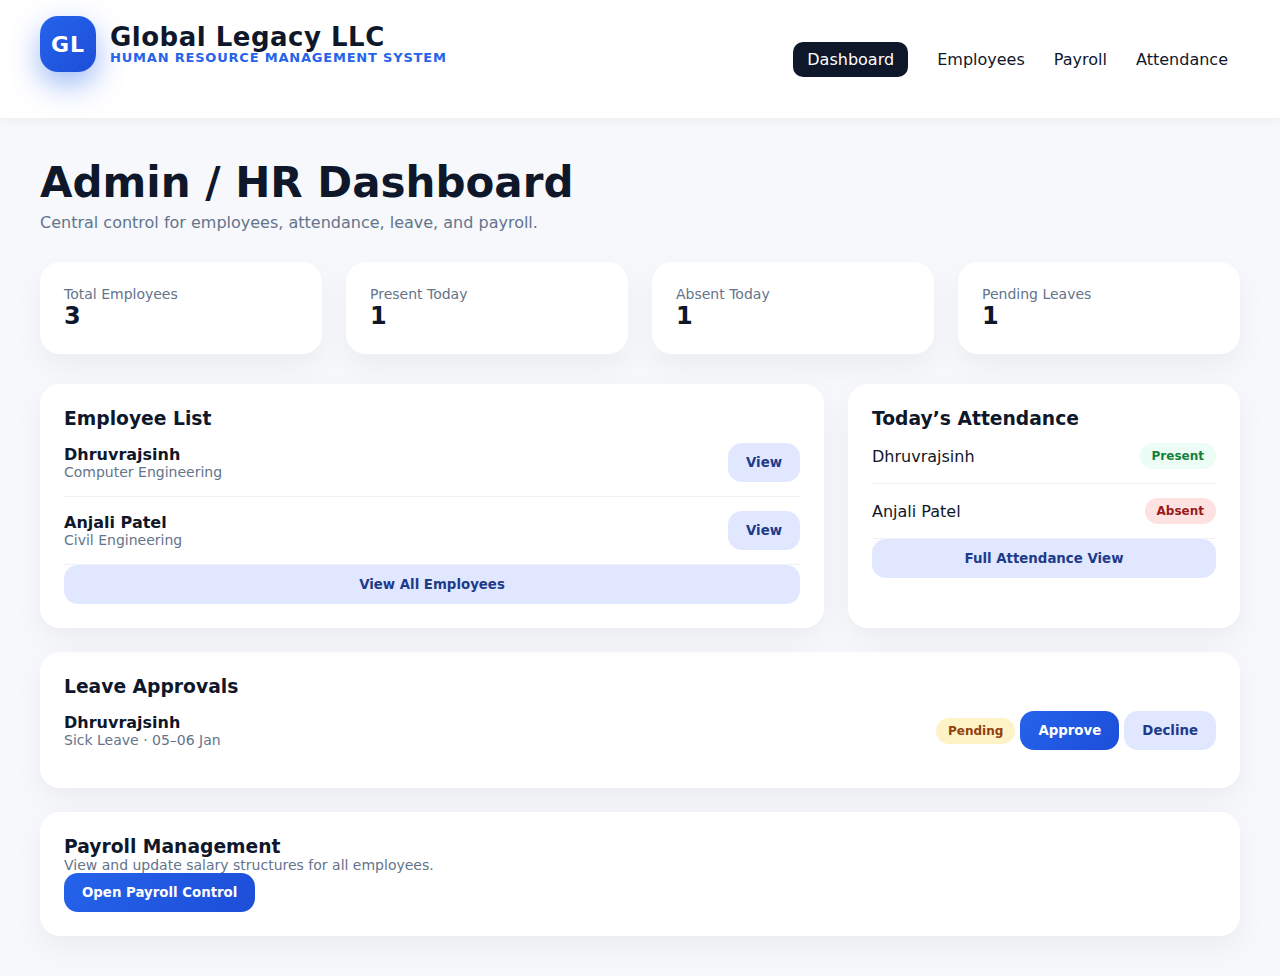
<file: frontend/admin-dashboard.html>
<!DOCTYPE html>
<html lang="en">
<head>
<meta charset="UTF-8">
<title>Admin Dashboard | HRMS</title>

<style>
*{
  margin:0;
  padding:0;
  box-sizing:border-box;
  font-family:Inter,system-ui,sans-serif;
}
body{
  background:#f6f8fb;
  color:#0f172a;
}

/* ===== TOP BAR ===== */
.topbar{
  display:flex;
  justify-content:space-between;
  align-items:center;
  padding:16px 40px;
  background:#fff;
  box-shadow:0 2px 10px rgba(0,0,0,.05);
}
.brand{
  font-weight:700;
  font-size:18px;
}
nav a{
  margin:0 12px;
  cursor:pointer;
  font-weight:500;
}
nav .active{
  background:#0f172a;
  color:#fff;
  padding:8px 14px;
  border-radius:10px;
}
/* ===== BRAND STYLING ===== */
.brand{
  display:flex;
  align-items:center;
  gap:12px;
  font-weight:700;
  font-size:16px;
  color:#0f172a;
}

/* Blue icon badge (same as buttons) */
.brand-icon{
  background:linear-gradient(135deg,#2563eb,#1d4ed8);
  color:#ffffff;
  width:36px;
  height:36px;
  display:flex;
  align-items:center;
  justify-content:center;
  border-radius:12px;
  font-size:14px;
  font-weight:800;
  box-shadow:0 6px 16px rgba(37,99,235,0.4);
  letter-spacing:0.5px;
}

/* ===== LAYOUT ===== */
.container{padding:40px;}
.header{margin-bottom:30px;}
.title{font-size:42px;font-weight:700;}
.subtitle{margin-top:6px;color:#64748b;}

/* ===== GRID ===== */
.grid-4{
  display:grid;
  grid-template-columns:repeat(4,1fr);
  gap:24px;
  margin-bottom:30px;
}
.grid-2{
  display:grid;
  grid-template-columns:2fr 1fr;
  gap:24px;
}

/* ===== CARD ===== */
.card{
  background:#fff;
  padding:24px;
  border-radius:20px;
  box-shadow:0 12px 30px rgba(0,0,0,.05);
}
.muted{
  color:#64748b;
  font-size:14px;
}
.company-brand{
  display:flex;
  align-items:center;
  gap:14px;
  justify-content:center;
  margin-bottom:30px;
}

/* Logo circle */
.logo-badge{
  width:56px;
  height:56px;
  border-radius:18px;
  background:linear-gradient(135deg,#2563eb,#1d4ed8);
  color:#fff;
  display:flex;
  align-items:center;
  justify-content:center;
  font-size:22px;
  font-weight:900;
  letter-spacing:1px;
  box-shadow:0 12px 30px rgba(37,99,235,.45);
}

/* Text container */
.brand-text{
  display:flex;
  flex-direction:column;
  line-height:1.1;
}

/* Company name */
.brand-name{
  font-size:26px;
  font-weight:900;
  color:#0f172a;
  letter-spacing:.5px;
}

/* Tagline */
.brand-tagline{
  font-size:13px;
  font-weight:600;
  color:#2563eb;
  letter-spacing:.8px;
  text-transform:uppercase;
}

/* ===== LIST ===== */
.item{
  display:flex;
  justify-content:space-between;
  align-items:center;
  padding:14px 0;
  border-bottom:1px solid #eef2f7;
}
.item:last-child{border-bottom:none;}

/* ===== STATUS ===== */
.status{
  padding:6px 12px;
  border-radius:999px;
  font-size:12px;
  font-weight:600;
}
.present{background:#ecfdf5;color:#15803d;}
.absent{background:#fee2e2;color:#991b1b;}
.pending{background:#fef3c7;color:#92400e;}
.approved{background:#ecfdf5;color:#15803d;}
.rejected{background:#fee2e2;color:#991b1b;}

/* ===== BUTTONS ===== */
.btn-primary{
  background:linear-gradient(135deg,#2563eb,#1d4ed8);
  color:#fff;
  border:none;
  padding:12px 18px;
  border-radius:14px;
  font-weight:600;
  cursor:pointer;
}
.btn-secondary{
  background:#e0e7ff;
  color:#1e3a8a;
  border:none;
  padding:12px 18px;
  border-radius:14px;
  font-weight:600;
  cursor:pointer;
}
.full{width:100%;}
</style>
</head>

<body>

<!-- ===== TOP BAR ===== -->
<header class="topbar">
<div class="company-brand">
  <span class="logo-badge">GL</span>
  <div class="brand-text">
    <span class="brand-name">Global Legacy LLC</span>
    <span class="brand-tagline">Human Resource Management System</span>
  </div>
</div>


  <nav>
    <a class="active">Dashboard</a>
    <a onclick="go('admin-employee-view.html')">Employees</a>
    <a onclick="go('admin-payroll.html')">Payroll</a>
    <a onclick="go('admin-employee-view.html')">Attendance</a>
  </nav>
</header>

<main class="container">

  <!-- HEADER -->
  <div class="header">
    <h1 class="title">Admin / HR Dashboard</h1>
    <p class="subtitle">
      Central control for employees, attendance, leave, and payroll.
    </p>
  </div>

  <!-- STATS -->
  <section class="grid-4">
    <div class="card">
      <div class="muted">Total Employees</div>
      <h2>3</h2>
    </div>
    <div class="card">
      <div class="muted">Present Today</div>
      <h2>1</h2>
    </div>
    <div class="card">
      <div class="muted">Absent Today</div>
      <h2>1</h2>
    </div>
    <div class="card">
      <div class="muted">Pending Leaves</div>
      <h2 id="pendingCount">1</h2>
    </div>
  </section>

  <!-- MAIN GRID -->
  <section class="grid-2">

    <!-- EMPLOYEE LIST -->
    <div class="card">
      <h3>Employee List</h3>

      <div class="item">
        <div>
          <strong>Dhruvrajsinh</strong>
          <div class="muted">Computer Engineering</div>
        </div>
        <button class="btn-secondary"
          onclick="go('admin-employee-view.html')">
          View
        </button>
      </div>

      <div class="item">
        <div>
          <strong>Anjali Patel</strong>
          <div class="muted">Civil Engineering</div>
        </div>
        <button class="btn-secondary"
          onclick="go('admin-employee-view.html')">
          View
        </button>
      </div>

      <button class="btn-secondary full"
        onclick="go('admin-employee-view.html')">
        View All Employees
      </button>
    </div>

    <!-- TODAY ATTENDANCE -->
    <div class="card">
      <h3>Today’s Attendance</h3>

      <div class="item">
        <span>Dhruvrajsinh</span>
        <span class="status present">Present</span>
      </div>

      <div class="item">
        <span>Anjali Patel</span>
        <span class="status absent">Absent</span>
      </div>

      <button class="btn-secondary full"
        onclick="go('admin-employee-view.html')">
        Full Attendance View
      </button>
    </div>

  </section>

  <!-- LEAVE APPROVALS -->
  <div class="card" style="margin-top:24px;">
    <h3>Leave Approvals</h3>

    <div class="item" id="leaveRow">
      <div>
        <strong>Dhruvrajsinh</strong>
        <div class="muted">Sick Leave · 05–06 Jan</div>
      </div>

      <div>
        <span class="status pending" id="leaveStatus">Pending</span>

        <button class="btn-primary"
          onclick="approveLeave()">
          Approve
        </button>

        <button class="btn-secondary"
          onclick="rejectLeave()">
          Decline
        </button>
      </div>
    </div>
  </div>

  <!-- PAYROLL -->
  <div class="card" style="margin-top:24px;">
    <h3>Payroll Management</h3>
    <p class="muted">
      View and update salary structures for all employees.
    </p>

    <button class="btn-primary"
      onclick="go('admin-payroll.html')">
      Open Payroll Control
    </button>
  </div>

</main>

<script>
/* ===== NAVIGATION ===== */
function go(page){
  window.location.href = page;
}

/* ===== LEAVE APPROVAL (UI ONLY) ===== */
function approveLeave(){
  document.getElementById("leaveStatus").innerText = "Approved";
  document.getElementById("leaveStatus").className = "status approved";
  document.getElementById("pendingCount").innerText = "0";
}

function rejectLeave(){
  document.getElementById("leaveStatus").innerText = "Rejected";
  document.getElementById("leaveStatus").className = "status rejected";
  document.getElementById("pendingCount").innerText = "0";
}
</script>

</body>
</html>
</file>
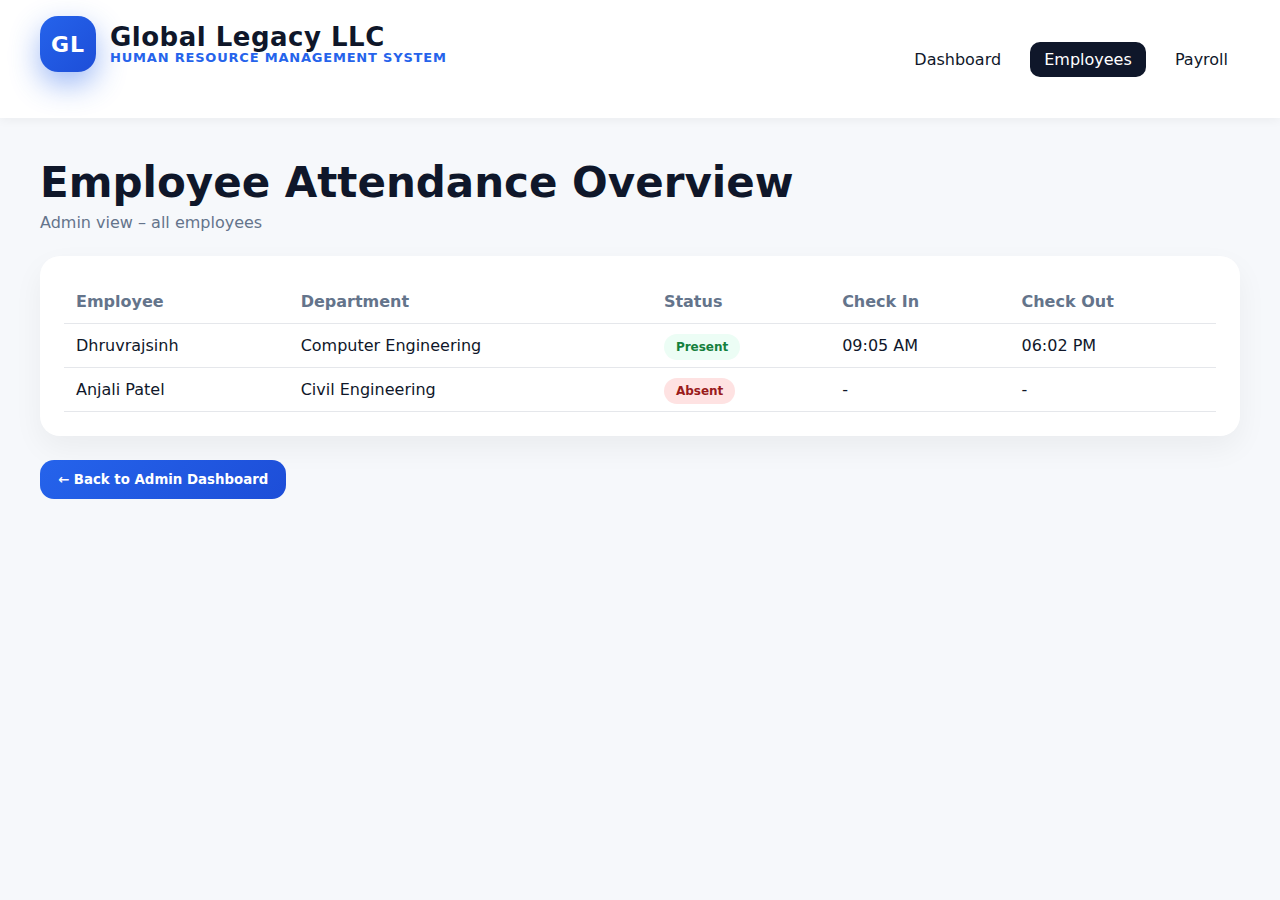
<file: frontend/admin-employee-view.html>
<!DOCTYPE html>
<html lang="en">
<head>
<meta charset="UTF-8">
<title>Admin Employee View | HRMS</title>

<style>
*{
  margin:0;
  padding:0;
  box-sizing:border-box;
  font-family:Inter,system-ui,sans-serif;
}
body{background:#f6f8fb;color:#0f172a}

/* TOP BAR */
.topbar{
  display:flex;
  justify-content:space-between;
  align-items:center;
  padding:16px 40px;
  background:#fff;
  box-shadow:0 2px 10px rgba(0,0,0,.05);
}
.brand{font-weight:700;font-size:18px}
nav a{
  margin:0 12px;
  cursor:pointer;
  font-weight:500;
}
nav .active{
  background:#0f172a;
  color:#fff;
  padding:8px 14px;
  border-radius:10px;
}
/* ===== BRAND STYLING ===== */
.brand{
  display:flex;
  align-items:center;
  gap:12px;
  font-weight:700;
  font-size:16px;
  color:#0f172a;
}

/* Blue icon badge (same as buttons) */
.brand-icon{
  background:linear-gradient(135deg,#2563eb,#1d4ed8);
  color:#ffffff;
  width:36px;
  height:36px;
  display:flex;
  align-items:center;
  justify-content:center;
  border-radius:12px;
  font-size:14px;
  font-weight:800;
  box-shadow:0 6px 16px rgba(37,99,235,0.4);
  letter-spacing:0.5px;
}

/* LAYOUT */
.container{padding:40px}
.title{font-size:42px;font-weight:700}
.subtitle{color:#64748b;margin-top:6px}

/* CARD */
.card{
  background:#fff;
  padding:24px;
  border-radius:20px;
  box-shadow:0 12px 30px rgba(0,0,0,.05);
  margin-top:24px;
}
.company-brand{
  display:flex;
  align-items:center;
  gap:14px;
  justify-content:center;
  margin-bottom:30px;
}

/* Logo circle */
.logo-badge{
  width:56px;
  height:56px;
  border-radius:18px;
  background:linear-gradient(135deg,#2563eb,#1d4ed8);
  color:#fff;
  display:flex;
  align-items:center;
  justify-content:center;
  font-size:22px;
  font-weight:900;
  letter-spacing:1px;
  box-shadow:0 12px 30px rgba(37,99,235,.45);
}

/* Text container */
.brand-text{
  display:flex;
  flex-direction:column;
  line-height:1.1;
}

/* Company name */
.brand-name{
  font-size:26px;
  font-weight:900;
  color:#0f172a;
  letter-spacing:.5px;
}

/* Tagline */
.brand-tagline{
  font-size:13px;
  font-weight:600;
  color:#2563eb;
  letter-spacing:.8px;
  text-transform:uppercase;
}

/* TABLE */
table{width:100%;border-collapse:collapse}
th,td{
  padding:12px;
  border-bottom:1px solid #e5e7eb;
  text-align:left;
}
th{color:#64748b}

/* STATUS */
.status{
  padding:6px 12px;
  border-radius:999px;
  font-size:12px;
  font-weight:600;
}
.present{background:#ecfdf5;color:#15803d}
.absent{background:#fee2e2;color:#991b1b}

/* BUTTON */
.btn-primary{
  background:linear-gradient(135deg,#2563eb,#1d4ed8);
  color:#fff;
  border:none;
  padding:12px 18px;
  border-radius:14px;
  font-weight:600;
  cursor:pointer;
}
</style>
</head>

<body>

<header class="topbar">
<div class="company-brand">
  <span class="logo-badge">GL</span>
  <div class="brand-text">
    <span class="brand-name">Global Legacy LLC</span>
    <span class="brand-tagline">Human Resource Management System</span>
  </div>
</div>



  <nav>
    <a onclick="go('admin-dashboard.html')">Dashboard</a>
    <a class="active">Employees</a>
    <a onclick="go('admin-payroll.html')">Payroll</a>
  </nav>
</header>

<main class="container">
  <h1 class="title">Employee Attendance Overview</h1>
  <p class="subtitle">Admin view – all employees</p>

  <div class="card">
    <table>
      <thead>
        <tr>
          <th>Employee</th>
          <th>Department</th>
          <th>Status</th>
          <th>Check In</th>
          <th>Check Out</th>
        </tr>
      </thead>
      <tbody>
        <tr>
          <td>Dhruvrajsinh</td>
          <td>Computer Engineering</td>
          <td><span class="status present">Present</span></td>
          <td>09:05 AM</td>
          <td>06:02 PM</td>
        </tr>
        <tr>
          <td>Anjali Patel</td>
          <td>Civil Engineering</td>
          <td><span class="status absent">Absent</span></td>
          <td>-</td>
          <td>-</td>
        </tr>
      </tbody>
    </table>
  </div>

  <div style="margin-top:24px">
    <button class="btn-primary" onclick="go('admin-dashboard.html')">
      ← Back to Admin Dashboard
    </button>
  </div>
</main>

<script>
function go(page){
  window.location.href = page;
}
</script>

</body>
</html>
</file>
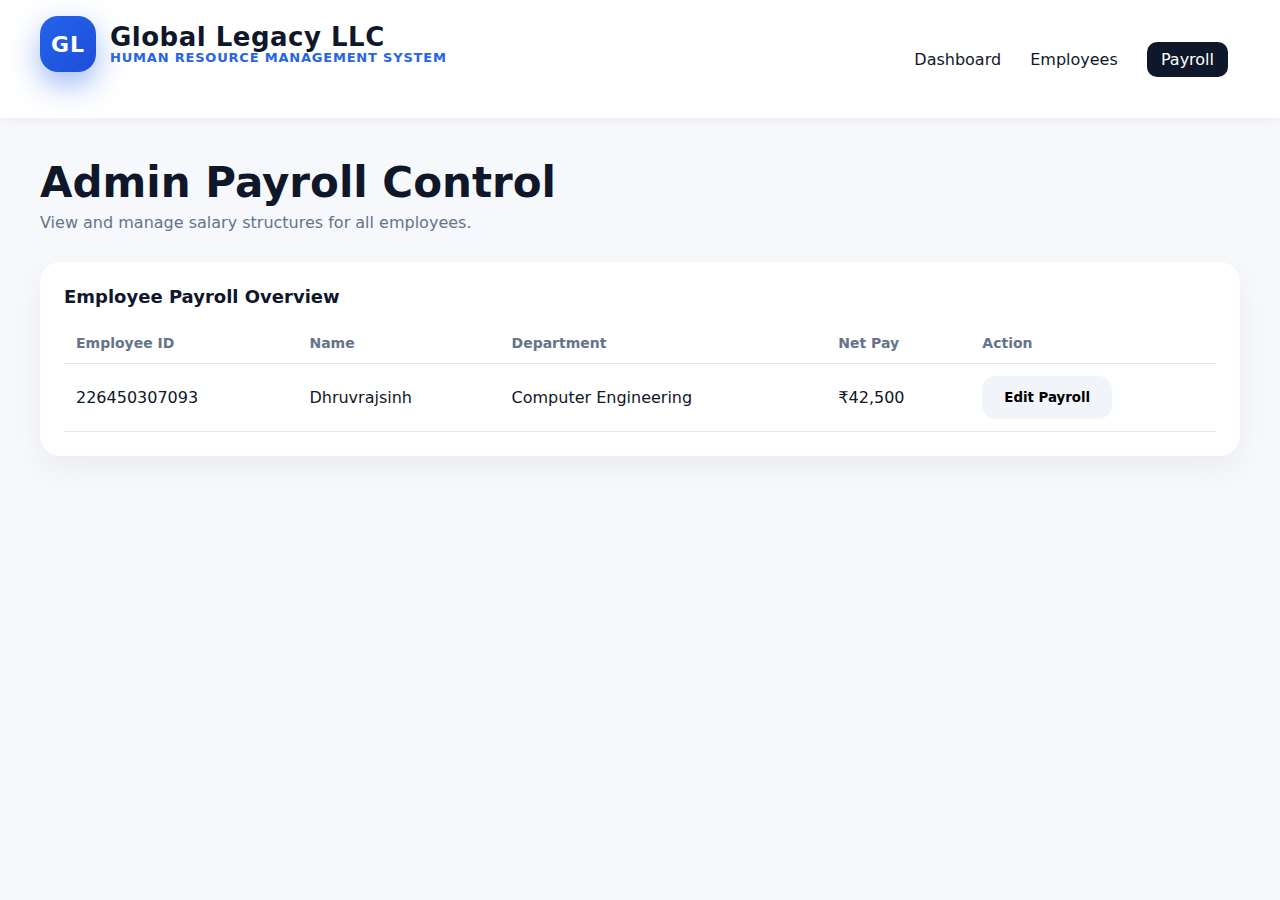
<file: frontend/admin-payroll.html>
<!DOCTYPE html>
<html lang="en">
<head>
<meta charset="UTF-8">
<title>Admin Payroll Control | HRMS</title>

<style>
/* ===== GLOBAL THEME ===== */
*{
  margin:0;
  padding:0;
  box-sizing:border-box;
  font-family:Inter,system-ui,sans-serif;
}
body{
  background:#f6f8fb;
  color:#0f172a;
}

/* ===== TOP BAR ===== */
.topbar{
  display:flex;
  justify-content:space-between;
  align-items:center;
  padding:16px 40px;
  background:#fff;
  box-shadow:0 2px 10px rgba(0,0,0,.05);
}
.brand{font-weight:700;font-size:18px;}
nav a{
  margin:0 12px;
  cursor:pointer;
  font-weight:500;
}
nav .active{
  background:#0f172a;
  color:#fff;
  padding:8px 14px;
  border-radius:10px;
}
/* ===== BRAND STYLING ===== */
.brand{
  display:flex;
  align-items:center;
  gap:12px;
  font-weight:700;
  font-size:16px;
  color:#0f172a;
}

/* Blue icon badge (same as buttons) */
.brand-icon{
  background:linear-gradient(135deg,#2563eb,#1d4ed8);
  color:#ffffff;
  width:36px;
  height:36px;
  display:flex;
  align-items:center;
  justify-content:center;
  border-radius:12px;
  font-size:14px;
  font-weight:800;
  box-shadow:0 6px 16px rgba(37,99,235,0.4);
  letter-spacing:0.5px;
}.company-brand{
  display:flex;
  align-items:center;
  gap:14px;
  justify-content:center;
  margin-bottom:30px;
}

/* Logo circle */
.logo-badge{
  width:56px;
  height:56px;
  border-radius:18px;
  background:linear-gradient(135deg,#2563eb,#1d4ed8);
  color:#fff;
  display:flex;
  align-items:center;
  justify-content:center;
  font-size:22px;
  font-weight:900;
  letter-spacing:1px;
  box-shadow:0 12px 30px rgba(37,99,235,.45);
}

/* Text container */
.brand-text{
  display:flex;
  flex-direction:column;
  line-height:1.1;
}

/* Company name */
.brand-name{
  font-size:26px;
  font-weight:900;
  color:#0f172a;
  letter-spacing:.5px;
}

/* Tagline */
.brand-tagline{
  font-size:13px;
  font-weight:600;
  color:#2563eb;
  letter-spacing:.8px;
  text-transform:uppercase;
}


/* ===== LAYOUT ===== */
.container{padding:40px;}
.header{margin-bottom:30px;}
.title{font-size:42px;font-weight:700;}
.subtitle{margin-top:6px;color:#64748b;}

/* ===== CARD ===== */
.card{
  background:#fff;
  padding:24px;
  border-radius:20px;
  box-shadow:0 12px 30px rgba(0,0,0,.05);
  margin-bottom:24px;
}
.section-title{
  font-size:18px;
  font-weight:600;
  margin-bottom:16px;
}
.muted{color:#64748b;font-size:14px;}

/* ===== GRID ===== */
.grid-2{
  display:grid;
  grid-template-columns:1fr 1fr;
  gap:20px;
}
.grid-3{
  display:grid;
  grid-template-columns:repeat(3,1fr);
  gap:20px;
}

/* ===== TABLE ===== */
table{
  width:100%;
  border-collapse:collapse;
}
th,td{
  padding:12px;
  border-bottom:1px solid #e5e7eb;
  text-align:left;
}
th{color:#64748b;font-size:14px;}

/* ===== FORM ===== */
input{
  width:100%;
  padding:10px;
  border-radius:10px;
  border:1px solid #e2e8f0;
  font-size:14px;
}

/* ===== BUTTONS ===== */
.primary-btn{
  background:linear-gradient(135deg,#4f46e5,#4338ca);
  color:#fff;
  border:none;
  padding:14px 22px;
  border-radius:14px;
  font-size:15px;
  font-weight:600;
  cursor:pointer;
  box-shadow:0 10px 25px rgba(79,70,229,.35);
}
.secondary-btn{
  background:#f1f5f9;
  border:none;
  padding:14px 22px;
  border-radius:14px;
  font-weight:600;
  cursor:pointer;
}
.actions{
  display:flex;
  justify-content:space-between;
  align-items:center;
  margin-top:20px;
}
.total{
  font-size:22px;
  font-weight:700;
}
</style>
</head>

<body>

<!-- TOP BAR -->
<header class="topbar">
<div class="company-brand">
  <span class="logo-badge">GL</span>
  <div class="brand-text">
    <span class="brand-name">Global Legacy LLC</span>
    <span class="brand-tagline">Human Resource Management System</span>
  </div>
</div>



  <nav>
    <a onclick="go('admin-dashboard.html')">Dashboard</a>
    <a onclick="go('admin-employee-view.html')">Employees</a>
    <a class="active">Payroll</a>
  </nav>
</header>

<main class="container">

  <!-- HEADER -->
  <div class="header">
    <h1 class="title">Admin Payroll Control</h1>
    <p class="subtitle">
      View and manage salary structures for all employees.
    </p>
  </div>

  <!-- EMPLOYEE LIST -->
  <div class="card">
    <h3 class="section-title">Employee Payroll Overview</h3>

    <table>
      <thead>
        <tr>
          <th>Employee ID</th>
          <th>Name</th>
          <th>Department</th>
          <th>Net Pay</th>
          <th>Action</th>
        </tr>
      </thead>
      <tbody>
        <tr>
          <td>226450307093</td>
          <td>Dhruvrajsinh</td>
          <td>Computer Engineering</td>
          <td>₹42,500</td>
          <td>
            <button class="secondary-btn" onclick="openEditor()">
              Edit Payroll
            </button>
          </td>
        </tr>
      </tbody>
    </table>
  </div>

  <!-- PAYROLL EDITOR -->
  <div class="card" id="editor" style="display:none;">
    <h3 class="section-title">Edit Salary Structure</h3>

    <div class="grid-3">
      <div>
        <label>Basic Salary</label>
        <input type="number" id="basic" value="35000">
      </div>
      <div>
        <label>HRA</label>
        <input type="number" id="hra" value="6000">
      </div>
      <div>
        <label>Other Allowances</label>
        <input type="number" id="allowance" value="4000">
      </div>
      <div>
        <label>Provident Fund</label>
        <input type="number" id="pf" value="2000">
      </div>
      <div>
        <label>Professional Tax</label>
        <input type="number" id="tax" value="500">
      </div>
    </div>

    <div class="actions">
      <div class="total">
        Net Pay: ₹<span id="netPay">42500</span>
      </div>
      <div>
        <button class="secondary-btn" onclick="closeEditor()">Cancel</button>
        <button class="primary-btn" onclick="savePayroll()">Save Changes</button>
      </div>
    </div>
  </div>

</main>

<script>
/* ===== NAVIGATION ===== */
function go(page){
  window.location.href = page;
}

/* ===== EDITOR ===== */
function openEditor(){
  document.getElementById("editor").style.display = "block";
  calculate();
}
function closeEditor(){
  document.getElementById("editor").style.display = "none";
}

/* ===== CALCULATION ===== */
const inputs = ["basic","hra","allowance","pf","tax"];
inputs.forEach(id=>{
  document.getElementById(id)?.addEventListener("input",calculate);
});

function calculate(){
  const basic = +document.getElementById("basic").value;
  const hra = +document.getElementById("hra").value;
  const allowance = +document.getElementById("allowance").value;
  const pf = +document.getElementById("pf").value;
  const tax = +document.getElementById("tax").value;

  const net = basic + hra + allowance - pf - tax;
  document.getElementById("netPay").innerText = net;
}

/* ===== SAVE ===== */
function savePayroll(){
  alert("Payroll updated successfully (demo)");
  closeEditor();
}
</script>

</body>
</html>
</file>
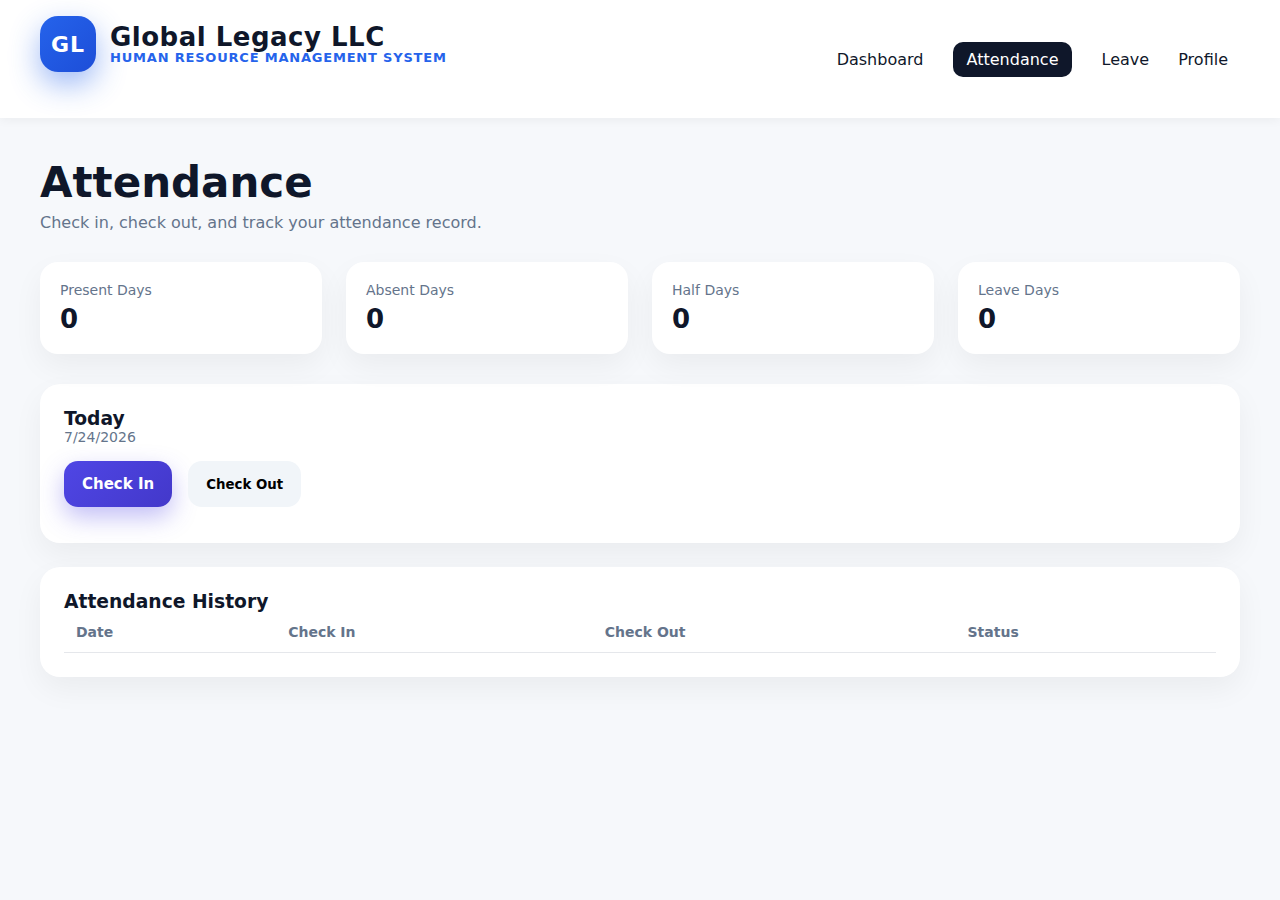
<file: frontend/attendance.html>
<!DOCTYPE html>
<html lang="en">
<head>
<meta charset="UTF-8">
<title>Attendance | HRMS</title>

<style>
/* ===== GLOBAL THEME ===== */
*{
  margin:0;
  padding:0;
  box-sizing:border-box;
  font-family:Inter,system-ui,sans-serif;
}
body{
  background:#f6f8fb;
  color:#0f172a;
}

/* ===== TOP BAR ===== */
.topbar{
  display:flex;
  justify-content:space-between;
  align-items:center;
  padding:16px 40px;
  background:#fff;
  box-shadow:0 2px 10px rgba(0,0,0,.05);
}
.brand{font-weight:700;font-size:18px;}
nav a{margin:0 12px;cursor:pointer;font-weight:500;}
nav .active{
  background:#0f172a;color:#fff;
  padding:8px 14px;border-radius:10px;
}
/* ===== BRAND STYLING ===== */
.brand{
  display:flex;
  align-items:center;
  gap:12px;
  font-weight:700;
  font-size:16px;
  color:#0f172a;
}

/* Blue icon badge (same as buttons) */
.brand-icon{
  background:linear-gradient(135deg,#2563eb,#1d4ed8);
  color:#ffffff;
  width:36px;
  height:36px;
  display:flex;
  align-items:center;
  justify-content:center;
  border-radius:12px;
  font-size:14px;
  font-weight:800;
  box-shadow:0 6px 16px rgba(37,99,235,0.4);
  letter-spacing:0.5px;
}
.company-brand{
  display:flex;
  align-items:center;
  gap:14px;
  justify-content:center;
  margin-bottom:30px;
}

/* Logo circle */
.logo-badge{
  width:56px;
  height:56px;
  border-radius:18px;
  background:linear-gradient(135deg,#2563eb,#1d4ed8);
  color:#fff;
  display:flex;
  align-items:center;
  justify-content:center;
  font-size:22px;
  font-weight:900;
  letter-spacing:1px;
  box-shadow:0 12px 30px rgba(37,99,235,.45);
}

/* Text container */
.brand-text{
  display:flex;
  flex-direction:column;
  line-height:1.1;
}

/* Company name */
.brand-name{
  font-size:26px;
  font-weight:900;
  color:#0f172a;
  letter-spacing:.5px;
}

/* Tagline */
.brand-tagline{
  font-size:13px;
  font-weight:600;
  color:#2563eb;
  letter-spacing:.8px;
  text-transform:uppercase;
}


/* ===== LAYOUT ===== */
.container{padding:40px;}
.header{margin-bottom:30px;}
.title{font-size:42px;font-weight:700;}
.subtitle{margin-top:6px;color:#64748b;}

/* ===== STATS ===== */
.stats{
  display:grid;
  grid-template-columns:repeat(4,1fr);
  gap:24px;
  margin-bottom:30px;
}
.stat{
  background:#fff;
  padding:20px;
  border-radius:18px;
  box-shadow:0 12px 30px rgba(0,0,0,.05);
}
.stat h2{margin-top:6px;font-size:26px;}
.muted{color:#64748b;font-size:14px;}

/* ===== CARD ===== */
.card{
  background:#fff;
  padding:24px;
  border-radius:20px;
  box-shadow:0 12px 30px rgba(0,0,0,.05);
  margin-bottom:24px;
}

/* ===== BUTTONS ===== */
.primary-btn{
  background:linear-gradient(135deg,#4f46e5,#4338ca);
  color:#fff;border:none;
  padding:14px 18px;
  border-radius:14px;
  font-size:15px;font-weight:600;
  cursor:pointer;
  box-shadow:0 10px 25px rgba(79,70,229,.35);
}
.secondary-btn{
  background:#f1f5f9;
  border:none;
  padding:14px 18px;
  border-radius:14px;
  font-weight:600;
  cursor:pointer;
}
.actions{
  display:flex;
  gap:16px;
  margin-top:16px;
}

/* ===== TABLE ===== */
table{
  width:100%;
  border-collapse:collapse;
}
th,td{
  padding:12px;
  border-bottom:1px solid #e5e7eb;
  text-align:left;
}
th{color:#64748b;font-size:14px;}
.status{
  padding:6px 12px;
  border-radius:999px;
  font-size:12px;
  font-weight:600;
}
.present{background:#ecfdf5;color:#15803d;}
.absent{background:#fee2e2;color:#991b1b;}
.half{background:#fff7ed;color:#c2410c;}
.leave{background:#eef2ff;color:#4338ca;}
</style>
</head>

<body>

<!-- TOP BAR -->
<header class="topbar">
 <div class="company-brand">
  <span class="logo-badge">GL</span>
  <div class="brand-text">
    <span class="brand-name">Global Legacy LLC</span>
    <span class="brand-tagline">Human Resource Management System</span>
  </div>
</div>


  <nav>
    <a onclick="go('employee-dashboard.html')">Dashboard</a>
    <a class="active">Attendance</a>
    <a onclick="go('leave.html')">Leave</a>
    <a onclick="go('profile.html')">Profile</a>
  </nav>
</header>

<main class="container">

  <!-- HEADER -->
  <div class="header">
    <h1 class="title">Attendance</h1>
    <p class="subtitle">
      Check in, check out, and track your attendance record.
    </p>
  </div>

  <!-- STATS -->
  <section class="stats">
    <div class="stat">
      <div class="muted">Present Days</div>
      <h2 id="presentCount">0</h2>
    </div>
    <div class="stat">
      <div class="muted">Absent Days</div>
      <h2 id="absentCount">0</h2>
    </div>
    <div class="stat">
      <div class="muted">Half Days</div>
      <h2 id="halfCount">0</h2>
    </div>
    <div class="stat">
      <div class="muted">Leave Days</div>
      <h2 id="leaveCount">0</h2>
    </div>
  </section>

  <!-- CHECK IN / OUT -->
  <div class="card">
    <h3>Today</h3>
    <p class="muted" id="todayDate"></p>

    <div class="actions">
      <button class="primary-btn" onclick="checkIn()">Check In</button>
      <button class="secondary-btn" onclick="checkOut()">Check Out</button>
    </div>

    <p class="muted" id="punchInfo" style="margin-top:12px;"></p>
  </div>

  <!-- HISTORY -->
  <div class="card">
    <h3>Attendance History</h3>

    <table>
      <thead>
        <tr>
          <th>Date</th>
          <th>Check In</th>
          <th>Check Out</th>
          <th>Status</th>
        </tr>
      </thead>
      <tbody id="attendanceTable"></tbody>
    </table>
  </div>

</main>

<script>
/* ===== NAVIGATION ===== */
function go(page){
  window.location.href = page;
}

/* ===== DATA ===== */
let records = [];
let checkedInTime = null;

/* ===== DATE ===== */
const today = new Date().toLocaleDateString();
document.getElementById("todayDate").innerText = today;

/* ===== CHECK IN ===== */
function checkIn(){
  if(checkedInTime){
    alert("Already checked in");
    return;
  }
  checkedInTime = new Date();
  document.getElementById("punchInfo").innerText =
    "Checked in at " + checkedInTime.toLocaleTimeString();
}

/* ===== CHECK OUT ===== */
function checkOut(){
  if(!checkedInTime){
    alert("Please check in first");
    return;
  }

  const outTime = new Date();
  const hours =
    (outTime - checkedInTime) / (1000 * 60 * 60);

  let status = "Present";
  if(hours < 4) status = "Half Day";

  records.unshift({
    date: today,
    in: checkedInTime.toLocaleTimeString(),
    out: outTime.toLocaleTimeString(),
    status
  });

  checkedInTime = null;
  document.getElementById("punchInfo").innerText =
    "Checked out at " + outTime.toLocaleTimeString();

  renderTable();
}

/* ===== RENDER ===== */
function renderTable(){
  const table = document.getElementById("attendanceTable");
  table.innerHTML = "";

  let present=0, absent=0, half=0, leave=0;

  records.forEach(r=>{
    if(r.status==="Present") present++;
    if(r.status==="Absent") absent++;
    if(r.status==="Half Day") half++;
    if(r.status==="Leave") leave++;

    table.innerHTML += `
      <tr>
        <td>${r.date}</td>
        <td>${r.in}</td>
        <td>${r.out}</td>
        <td>
          <span class="status ${
            r.status==="Present"?"present":
            r.status==="Half Day"?"half":"leave"
          }">
            ${r.status}
          </span>
        </td>
      </tr>
    `;
  });

  document.getElementById("presentCount").innerText = present;
  document.getElementById("absentCount").innerText = absent;
  document.getElementById("halfCount").innerText = half;
  document.getElementById("leaveCount").innerText = leave;
}
</script>

</body>
</html>
</file>
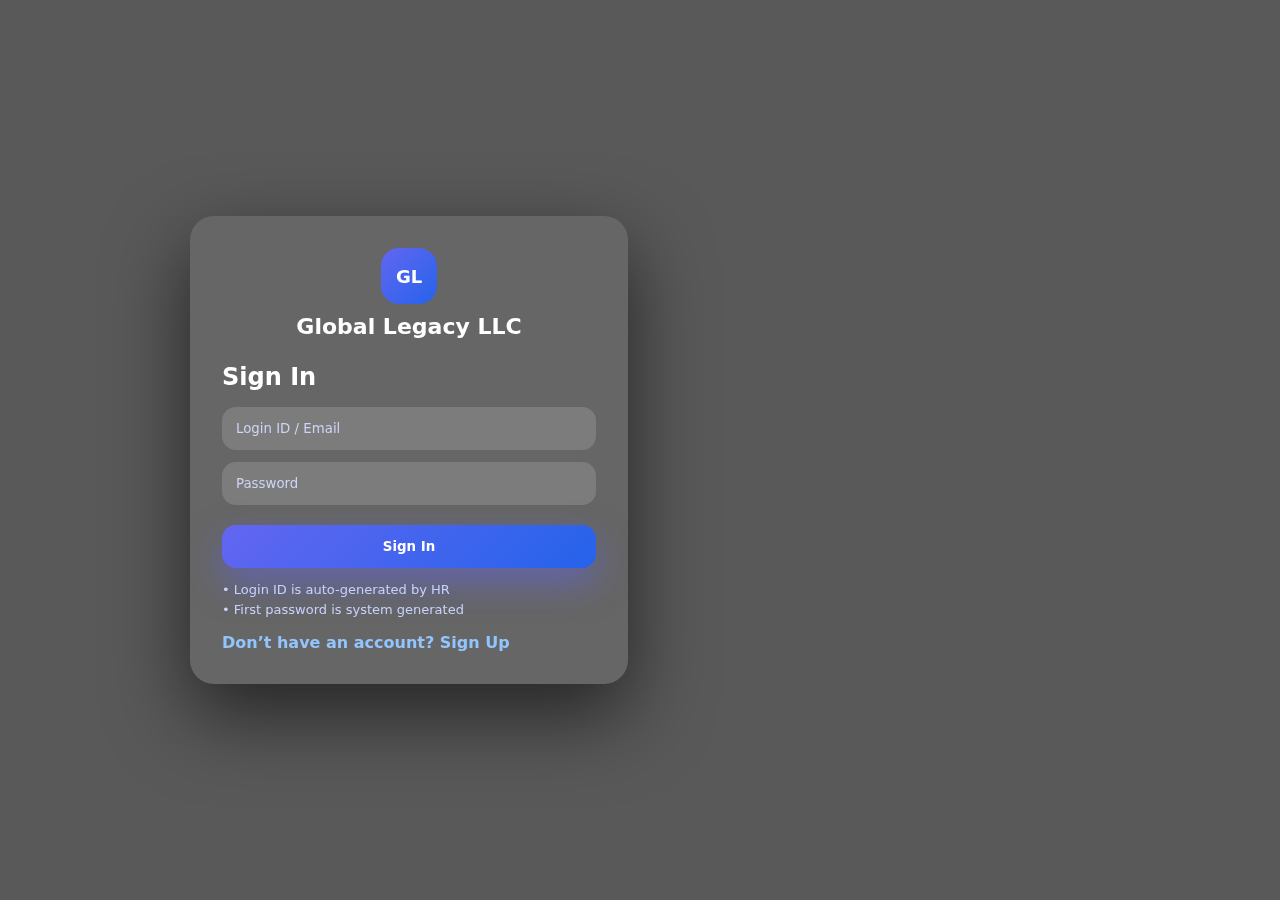
<file: frontend/auth.html>
<!DOCTYPE html>
<html lang="en">
<head>
<meta charset="UTF-8">
<title>Global Legacy LLC | HRMS Access</title>
<meta name="viewport" content="width=device-width, initial-scale=1.0">

<style>
*{
  margin:0;
  padding:0;
  box-sizing:border-box;
  font-family:Inter,system-ui,sans-serif;
}

/* ===== BACKGROUND ===== */
body{
  min-height:100vh;
  background:
    linear-gradient(rgba(0,0,0,.65),rgba(0,0,0,.65)),
    url("https://images.unsplash.com/photo-1521737604893-d14cc237f11d");
  background-size:cover;
  background-position:center;
  display:flex;
  align-items:center;
  justify-content:center;
  color:#fff;
}

/* ===== CONTAINER ===== */
.container{
  width:900px;
  display:grid;
  grid-template-columns:1fr 1fr;
  gap:24px;
}

/* ===== CARD ===== */
.card{
  background:rgba(255,255,255,.08);
  backdrop-filter:blur(16px);
  border-radius:24px;
  padding:32px;
  box-shadow:0 30px 80px rgba(0,0,0,.6);
}

/* ===== BRAND ===== */
.brand{
  text-align:center;
  margin-bottom:24px;
}
.brand-icon{
  width:56px;
  height:56px;
  background:linear-gradient(135deg,#6366f1,#2563eb);
  border-radius:18px;
  margin:0 auto 10px;
  display:flex;
  align-items:center;
  justify-content:center;
  font-weight:900;
  font-size:18px;
}
.brand h1{
  font-size:22px;
  font-weight:800;
}

/* ===== HEADINGS ===== */
h2{
  margin-bottom:16px;
}

/* ===== INPUT ===== */
input{
  width:100%;
  padding:14px;
  border-radius:14px;
  border:none;
  margin-bottom:12px;
  background:rgba(255,255,255,.15);
  color:#fff;
}
input::placeholder{color:#cbd5f5}

/* ===== BUTTON ===== */
.btn{
  width:100%;
  padding:14px;
  border:none;
  border-radius:14px;
  font-weight:700;
  background:linear-gradient(135deg,#6366f1,#2563eb);
  color:#fff;
  cursor:pointer;
  margin-top:8px;
  box-shadow:0 15px 35px rgba(99,102,241,.5);
}
.btn:hover{transform:translateY(-2px)}

/* ===== TEXT ===== */
.note{
  font-size:13px;
  color:#c7d2fe;
  margin-top:12px;
  line-height:1.5;
}
.switch{
  margin-top:14px;
  color:#93c5fd;
  font-weight:600;
  cursor:pointer;
}
.hidden{display:none}
</style>
</head>

<body>

<div class="container">

  <!-- SIGN IN -->
  <div class="card" id="loginCard">
    <div class="brand">
      <div class="brand-icon">GL</div>
      <h1>Global Legacy LLC</h1>
    </div>

    <h2>Sign In</h2>

    <input placeholder="Login ID / Email">
    <input type="password" placeholder="Password">

    <button class="btn">Sign In</button>

    <div class="note">
      • Login ID is auto-generated by HR<br>
      • First password is system generated
    </div>

    <div class="switch" onclick="toggle()">Don’t have an account? Sign Up</div>
  </div>

  <!-- SIGN UP -->
  <div class="card hidden" id="signupCard">
    <div class="brand">
      <div class="brand-icon">GL</div>
      <h1>Global Legacy LLC</h1>
    </div>

    <h2>Create Employee Account</h2>

    <input placeholder="Company Name">
    <input placeholder="Employee Name">
    <input placeholder="Email">
    <input placeholder="Phone">
    <input type="password" placeholder="Password">
    <input type="password" placeholder="Confirm Password">

    <button class="btn">Create Account</button>

    <div class="note">
      • Only Admin / HR can create accounts<br>
      • Login ID & temporary password generated automatically
    </div>

    <div class="switch" onclick="toggle()">Already have an account? Sign In</div>
  </div>

</div>

<script>
function toggle(){
  loginCard.classList.toggle("hidden");
  signupCard.classList.toggle("hidden");
}
</script>

</body>
</html>
</file>
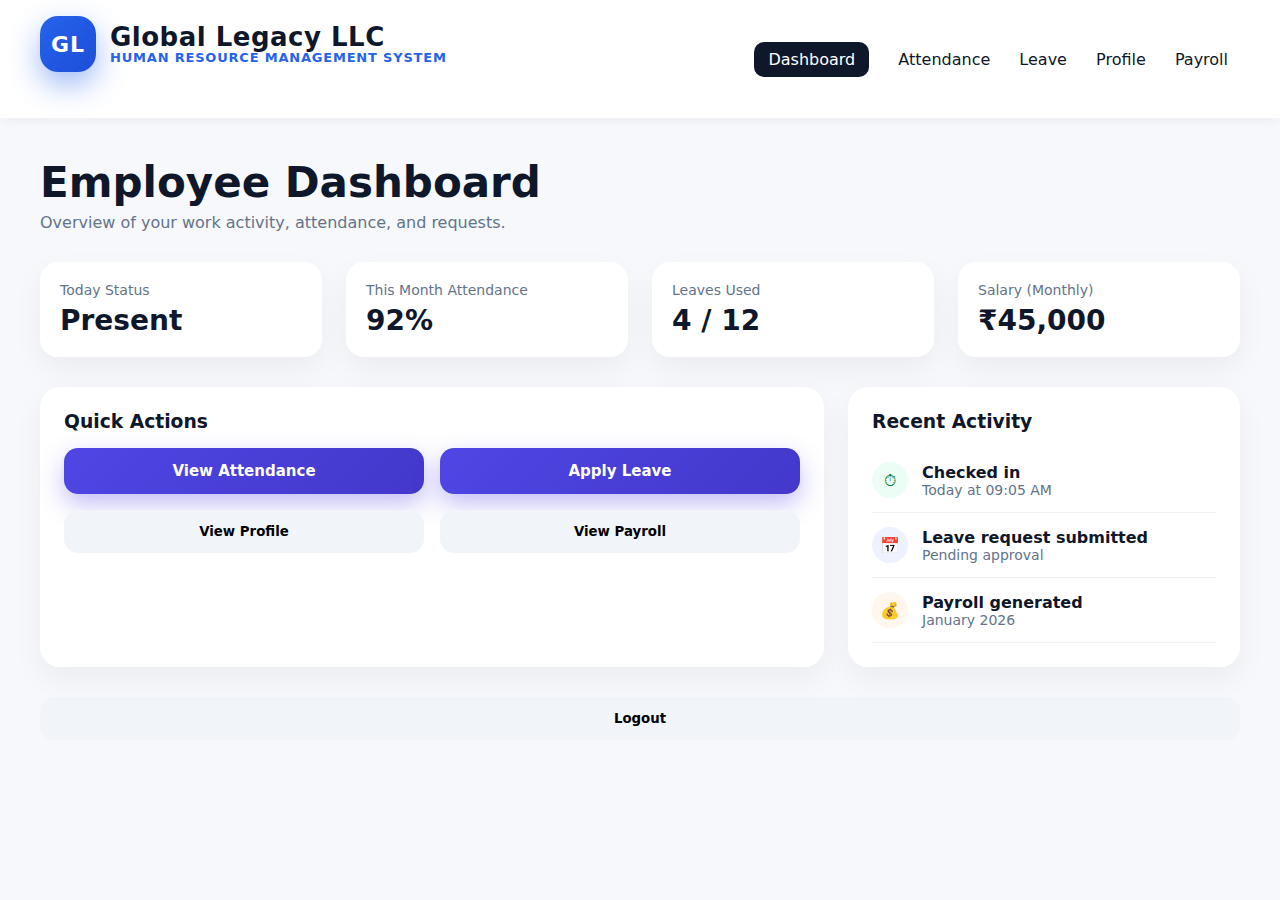
<file: frontend/employee-dashboard.html>
<!DOCTYPE html>
<html lang="en">
<head>
<meta charset="UTF-8">
<title>Employee Dashboard | Human Resource Management System</title>

<style>
/* ===== GLOBAL THEME ===== */
*{
  margin:0;
  padding:0;
  box-sizing:border-box;
  font-family:Inter,system-ui,sans-serif;
}
body{
  background:#f6f8fb;
  color:#0f172a;
}

/* ===== TOP BAR ===== */
.topbar{
  display:flex;
  justify-content:space-between;
  align-items:center;
  padding:16px 40px;
  background:#fff;
  box-shadow:0 2px 10px rgba(0,0,0,.05);
}
.brand{
  font-weight:700;
  font-size:18px;
}
nav a{
  margin:0 12px;
  cursor:pointer;
  font-weight:500;
}
nav .active{
  background:#0f172a;
  color:#fff;
  padding:8px 14px;
  border-radius:10px;
}

/* ===== LAYOUT ===== */
.container{
  padding:40px;
}
.header{
  margin-bottom:30px;
}
.title{
  font-size:42px;
  font-weight:700;
}
.subtitle{
  margin-top:6px;
  color:#64748b;
}

/* ===== GRID ===== */
.stats{
  display:grid;
  grid-template-columns:repeat(4,1fr);
  gap:24px;
  margin-bottom:30px;
}
.grid{
  display:grid;
  grid-template-columns:2fr 1fr;
  gap:24px;
}
/* ===== BRAND STYLING ===== */
.brand{
  display:flex;
  align-items:center;
  gap:12px;
  font-weight:700;
  font-size:16px;
  color:#0f172a;
}

/* Blue icon badge (same as buttons) */
.brand-icon{
  background:linear-gradient(135deg,#2563eb,#1d4ed8);
  color:#ffffff;
  width:36px;
  height:36px;
  display:flex;
  align-items:center;
  justify-content:center;
  border-radius:12px;
  font-size:14px;
  font-weight:800;
  box-shadow:0 6px 16px rgba(37,99,235,0.4);
  letter-spacing:0.5px;
}


/* ===== CARD ===== */
.card{
  background:#fff;
  padding:24px;
  border-radius:20px;
  box-shadow:0 12px 30px rgba(0,0,0,.05);
}
.stat{
  background:#fff;
  padding:20px;
  border-radius:18px;
  box-shadow:0 12px 30px rgba(0,0,0,.05);
}
.stat h2{
  margin-top:6px;
  font-size:28px;
}
.muted{
  color:#64748b;
  font-size:14px;
}
.company-brand{
  display:flex;
  align-items:center;
  gap:14px;
  justify-content:center;
  margin-bottom:30px;
}

/* Logo circle */
.logo-badge{
  width:56px;
  height:56px;
  border-radius:18px;
  background:linear-gradient(135deg,#2563eb,#1d4ed8);
  color:#fff;
  display:flex;
  align-items:center;
  justify-content:center;
  font-size:22px;
  font-weight:900;
  letter-spacing:1px;
  box-shadow:0 12px 30px rgba(37,99,235,.45);
}

/* Text container */
.brand-text{
  display:flex;
  flex-direction:column;
  line-height:1.1;
}

/* Company name */
.brand-name{
  font-size:26px;
  font-weight:900;
  color:#0f172a;
  letter-spacing:.5px;
}

/* Tagline */
.brand-tagline{
  font-size:13px;
  font-weight:600;
  color:#2563eb;
  letter-spacing:.8px;
  text-transform:uppercase;
}

/* ===== BUTTONS ===== */
.primary-btn{
  background:linear-gradient(135deg,#4f46e5,#4338ca);
  color:#fff;
  border:none;
  padding:14px;
  border-radius:14px;
  font-size:15px;
  font-weight:600;
  cursor:pointer;
  box-shadow:0 10px 25px rgba(79,70,229,.35);
}
.secondary-btn{
  background:#f1f5f9;
  border:none;
  padding:14px;
  border-radius:14px;
  font-weight:600;
  cursor:pointer;
}
.full{
  width:100%;
}

/* ===== QUICK ACTIONS ===== */
.actions{
  display:grid;
  grid-template-columns:repeat(2,1fr);
  gap:16px;
}

/* ===== ACTIVITY ===== */
.activity{
  display:flex;
  align-items:center;
  gap:14px;
  padding:14px 0;
  border-bottom:1px solid #eef2f7;
}
.icon{
  width:36px;
  height:36px;
  border-radius:50%;
  display:flex;
  align-items:center;
  justify-content:center;
  font-size:16px;
}
.green{background:#ecfdf5;color:#15803d;}
.blue{background:#eef2ff;color:#4338ca;}
.orange{background:#fff7ed;color:#c2410c;}
</style>
</head>

<body>

<!-- TOP BAR -->
<header class="topbar">
<div class="company-brand">
  <span class="logo-badge">GL</span>
  <div class="brand-text">
    <span class="brand-name">Global Legacy LLC</span>
    <span class="brand-tagline">Human Resource Management System</span>
  </div>
</div>


  <nav>
    <a class="active">Dashboard</a>
    <a onclick="go('attendance.html')">Attendance</a>
    <a onclick="go('leave.html')">Leave</a>
    <a onclick="go('profile.html')">Profile</a>
    <a onclick="go('payroll.html')">Payroll</a>
  </nav>
</header>

<main class="container">

  <!-- HEADER -->
  <div class="header">
    <h1 class="title">Employee Dashboard</h1>
    <p class="subtitle">
      Overview of your work activity, attendance, and requests.
    </p>
  </div>

  <!-- STATS -->
  <section class="stats">
    <div class="stat">
      <div class="muted">Today Status</div>
      <h2>Present</h2>
    </div>
    <div class="stat">
      <div class="muted">This Month Attendance</div>
      <h2>92%</h2>
    </div>
    <div class="stat">
      <div class="muted">Leaves Used</div>
      <h2>4 / 12</h2>
    </div>
    <div class="stat">
      <div class="muted">Salary (Monthly)</div>
      <h2>₹45,000</h2>
    </div>
  </section>

  <!-- GRID -->
  <section class="grid">

    <!-- QUICK ACTIONS -->
    <div class="card">
      <h3 style="margin-bottom:16px;">Quick Actions</h3>

      <div class="actions">
        <button class="primary-btn" onclick="go('attendance.html')">
          View Attendance
        </button>

        <button class="primary-btn" onclick="go('leave.html')">
          Apply Leave
        </button>

        <button class="secondary-btn" onclick="go('profile.html')">
          View Profile
        </button>

        <button class="secondary-btn" onclick="go('payroll.html')">
          View Payroll
        </button>
      </div>
    </div>

    <!-- RECENT ACTIVITY -->
    <div class="card">
      <h3 style="margin-bottom:16px;">Recent Activity</h3>

      <div class="activity">
        <div class="icon green">⏱</div>
        <div>
          <strong>Checked in</strong>
          <div class="muted">Today at 09:05 AM</div>
        </div>
      </div>

      <div class="activity">
        <div class="icon blue">📅</div>
        <div>
          <strong>Leave request submitted</strong>
          <div class="muted">Pending approval</div>
        </div>
      </div>

      <div class="activity">
        <div class="icon orange">💰</div>
        <div>
          <strong>Payroll generated</strong>
          <div class="muted">January 2026</div>
        </div>
      </div>
    </div>

  </section>

  <!-- LOGOUT -->
  <div style="margin-top:30px;">
    <button class="secondary-btn full" onclick="logout()">
      Logout
    </button>
  </div>

</main>

<script>
/* ===== NAVIGATION ===== */
function go(page){
  window.location.href = page;
}

/* ===== LOGOUT ===== */
function logout(){
  alert("Logged out (demo)");
  window.location.href = "employee-dashboard.html";
}
</script>

</body>
</html>
</file>
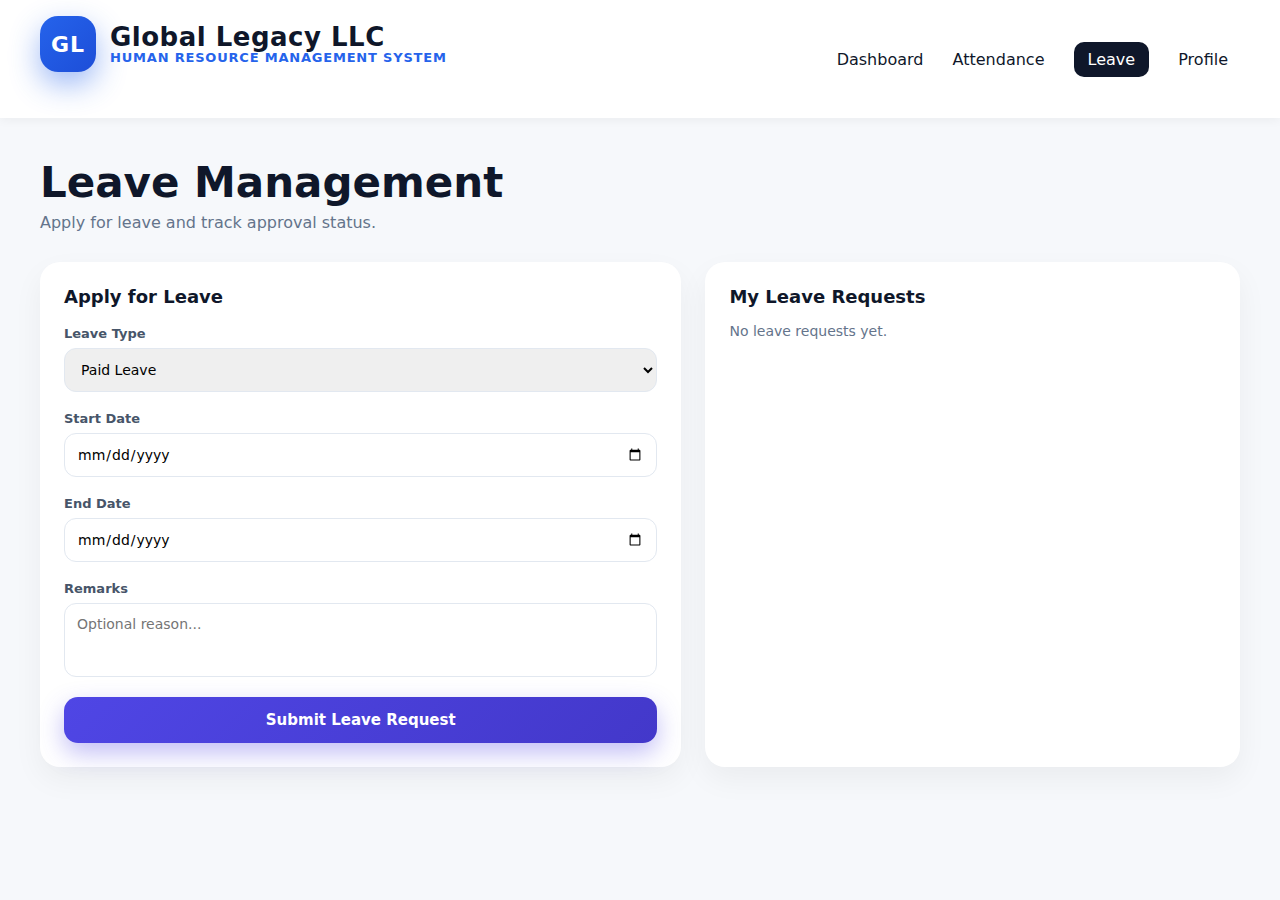
<file: frontend/leave.html>
<!DOCTYPE html>
<html lang="en">
<head>
<meta charset="UTF-8">
<title>Leave | HRMS</title>

<style>

/* ===== GLOBAL THEME ===== */
*{
  margin:0;
  padding:0;
  box-sizing:border-box;
  font-family:Inter,system-ui,sans-serif;
}
body{
  background:#f6f8fb;
  color:#0f172a;
}
/* ===== GLOBAL BUTTON SYSTEM ===== */
.company-brand{
  display:flex;
  align-items:center;
  gap:14px;
  justify-content:center;
  margin-bottom:30px;
}

/* Logo circle */
.logo-badge{
  width:56px;
  height:56px;
  border-radius:18px;
  background:linear-gradient(135deg,#2563eb,#1d4ed8);
  color:#fff;
  display:flex;
  align-items:center;
  justify-content:center;
  font-size:22px;
  font-weight:900;
  letter-spacing:1px;
  box-shadow:0 12px 30px rgba(37,99,235,.45);
}

/* Text container */
.brand-text{
  display:flex;
  flex-direction:column;
  line-height:1.1;
}

/* Company name */
.brand-name{
  font-size:26px;
  font-weight:900;
  color:#0f172a;
  letter-spacing:.5px;
}

/* Tagline */
.brand-tagline{
  font-size:13px;
  font-weight:600;
  color:#2563eb;
  letter-spacing:.8px;
  text-transform:uppercase;
}

/* Primary Blue Button */
.btn-primary{
  background: linear-gradient(135deg, #2563eb, #1d4ed8);
  color: #ffffff;
  border: none;
  padding: 12px 20px;
  border-radius: 14px;
  font-size: 14px;
  font-weight: 600;
  cursor: pointer;
  box-shadow: 0 10px 25px rgba(37, 99, 235, 0.35);
  transition: all 0.25s ease;
}

.btn-primary:hover{
  transform: translateY(-2px);
  box-shadow: 0 14px 30px rgba(37, 99, 235, 0.45);
}

.btn-primary:active{
  transform: scale(0.97);
}

/* Secondary (Light Blue / Grey) */
.btn-secondary{
  background: #e0e7ff;
  color: #1e3a8a;
  border: none;
  padding: 12px 20px;
  border-radius: 14px;
  font-size: 14px;
  font-weight: 600;
  cursor: pointer;
  transition: all 0.25s ease;
}

.btn-secondary:hover{
  background: #c7d2fe;
}

/* Danger / Reject Button */
.btn-danger{
  background: linear-gradient(135deg, #ef4444, #dc2626);
  color: #ffffff;
  border: none;
  padding: 12px 20px;
  border-radius: 14px;
  font-size: 14px;
  font-weight: 600;
  cursor: pointer;
  box-shadow: 0 10px 25px rgba(239, 68, 68, 0.35);
}

.btn-danger:hover{
  transform: translateY(-2px);
}

/* Full Width */
.btn-full{
  width:100%;
}


/* ===== TOP BAR ===== */
.topbar{
  display:flex;
  justify-content:space-between;
  align-items:center;
  padding:16px 40px;
  background:#fff;
  box-shadow:0 2px 10px rgba(0,0,0,.05);
}
.brand{font-weight:700;font-size:18px;}
nav a{margin:0 12px;cursor:pointer;font-weight:500;}
nav .active{
  background:#0f172a;color:#fff;
  padding:8px 14px;border-radius:10px;
}
/* ===== BRAND STYLING ===== */
.brand{
  display:flex;
  align-items:center;
  gap:12px;
  font-weight:700;
  font-size:16px;
  color:#0f172a;
}

/* Blue icon badge (same as buttons) */
.brand-icon{
  background:linear-gradient(135deg,#2563eb,#1d4ed8);
  color:#ffffff;
  width:36px;
  height:36px;
  display:flex;
  align-items:center;
  justify-content:center;
  border-radius:12px;
  font-size:14px;
  font-weight:800;
  box-shadow:0 6px 16px rgba(37,99,235,0.4);
  letter-spacing:0.5px;
}

/* ===== LAYOUT ===== */
.container{padding:40px;}
.header{margin-bottom:30px;}
.title{font-size:42px;font-weight:700;}
.subtitle{margin-top:6px;color:#64748b;}

/* ===== GRID ===== */
.grid{
  display:grid;
  grid-template-columns:1.2fr 1fr;
  gap:24px;
}

/* ===== CARD ===== */
.card{
  background:#fff;
  padding:24px;
  border-radius:20px;
  box-shadow:0 12px 30px rgba(0,0,0,.05);
}
.section-title{
  font-size:18px;font-weight:600;margin-bottom:16px;
}
.muted{color:#64748b;font-size:14px;}


/* ===== FORM ===== */
.form-group{margin-bottom:16px;}
label{font-size:13px;font-weight:600;color:#475569;}
input,select,textarea{
  width:100%;margin-top:6px;padding:12px;
  border-radius:12px;border:1px solid #e2e8f0;
  font-size:14px;
}
textarea{resize:none;}

/* ===== BUTTONS ===== */
.primary-btn{
  background:linear-gradient(135deg,#4f46e5,#4338ca);
  color:#fff;border:none;padding:14px;
  border-radius:14px;font-size:15px;
  font-weight:600;cursor:pointer;
  box-shadow:0 10px 25px rgba(79,70,229,.35);
}
.full{width:100%;}

/* ===== LEAVE LIST ===== */
.leave-item{
  display:flex;justify-content:space-between;
  align-items:center;padding:14px 0;
  border-bottom:1px solid #eef2f7;
}
.badge{
  padding:6px 12px;border-radius:999px;
  font-size:12px;font-weight:600;
}
.pending{background:#fef3c7;color:#92400e;}
</style>
</head>

<body>

<!-- TOP BAR -->
<header class="topbar">
<div class="company-brand">
  <span class="logo-badge">GL</span>
  <div class="brand-text">
    <span class="brand-name">Global Legacy LLC</span>
    <span class="brand-tagline">Human Resource Management System</span>
  </div>
</div>


  <nav>
    <a onclick="go('employee-dashboard.html')">Dashboard</a>
    <a onclick="go('attendance.html')">Attendance</a>
    <a class="active">Leave</a>
    <a onclick="go('profile.html')">Profile</a>
  </nav>
</header>

<main class="container">

  <!-- HEADER -->
  <div class="header">
    <h1 class="title">Leave Management</h1>
    <p class="subtitle">Apply for leave and track approval status.</p>
  </div>

  <!-- GRID -->
  <section class="grid">

    <!-- APPLY LEAVE -->
    <div class="card">
      <h3 class="section-title">Apply for Leave</h3>

      <div class="form-group">
        <label>Leave Type</label>
        <select id="leaveType">
          <option>Paid Leave</option>
          <option>Sick Leave</option>
          <option>Unpaid Leave</option>
        </select>
      </div>

      <div class="form-group">
        <label>Start Date</label>
        <input type="date" id="startDate">
      </div>

      <div class="form-group">
        <label>End Date</label>
        <input type="date" id="endDate">
      </div>

      <div class="form-group">
        <label>Remarks</label>
        <textarea id="remarks" rows="3"
          placeholder="Optional reason..."></textarea>
      </div>

      <button class="primary-btn full" onclick="submitLeave()">
        Submit Leave Request
      </button>
    </div>

    <!-- LEAVE STATUS -->
    <div class="card">
      <h3 class="section-title">My Leave Requests</h3>
      <div id="leaveList"></div>
    </div>

  </section>

</main>

<script>
/* ===== NAVIGATION ===== */
function go(page){
  window.location.href = page;
}

/* ===== DATA STORE (FRONTEND ONLY) ===== */
let leaves = [];

/* ===== RENDER LEAVES ===== */
function renderLeaves(){
  const list = document.getElementById("leaveList");
  list.innerHTML = "";

  if(leaves.length === 0){
    list.innerHTML = "<p class='muted'>No leave requests yet.</p>";
    return;
  }

  leaves.forEach(l => {
    list.innerHTML += `
      <div class="leave-item">
        <div>
          <strong>${l.type}</strong>
          <div class="muted">${l.from} – ${l.to}</div>
        </div>
        <span class="badge pending">Pending</span>
      </div>
    `;
  });
}

/* ===== SUBMIT LEAVE ===== */
function submitLeave(){
  const type = document.getElementById("leaveType").value;
  const from = document.getElementById("startDate").value;
  const to = document.getElementById("endDate").value;

  if(!from || !to){
    alert("Please select date range");
    return;
  }

  leaves.push({
    type, from, to, status:"Pending"
  });

  renderLeaves();

  // Reset form
  document.getElementById("startDate").value = "";
  document.getElementById("endDate").value = "";
  document.getElementById("remarks").value = "";
}

/* INITIAL LOAD */
renderLeaves();
</script>

</body>
</html>
</file>
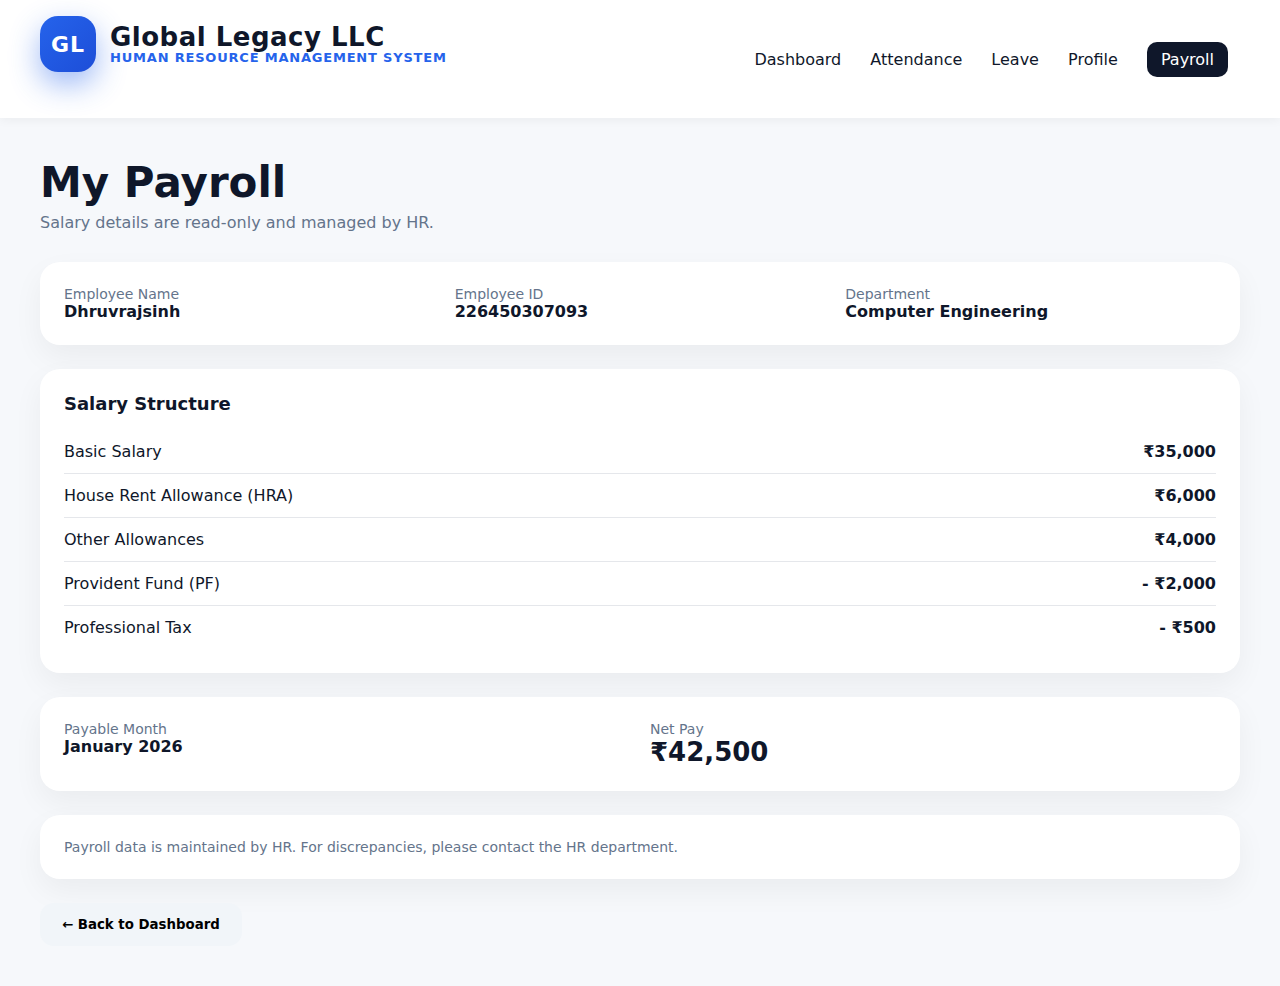
<file: frontend/payroll.html>
<!DOCTYPE html>
<html lang="en">
<head>
<meta charset="UTF-8">
<title>Payroll | HRMS</title>

<style>
/* ===== GLOBAL THEME ===== */
*{
  margin:0;
  padding:0;
  box-sizing:border-box;
  font-family:Inter,system-ui,sans-serif;
}
body{
  background:#f6f8fb;
  color:#0f172a;
}

/* ===== TOP BAR ===== */
.topbar{
  display:flex;
  justify-content:space-between;
  align-items:center;
  padding:16px 40px;
  background:#fff;
  box-shadow:0 2px 10px rgba(0,0,0,.05);
}
.brand{font-weight:700;font-size:18px;}
nav a{
  margin:0 12px;
  cursor:pointer;
  font-weight:500;
}
nav .active{
  background:#0f172a;
  color:#fff;
  padding:8px 14px;
  border-radius:10px;
}
/* ===== BRAND STYLING ===== */
.brand{
  display:flex;
  align-items:center;
  gap:12px;
  font-weight:700;
  font-size:16px;
  color:#0f172a;
}
.company-brand{
  display:flex;
  align-items:center;
  gap:14px;
  justify-content:center;
  margin-bottom:30px;
}

/* Logo circle */
.logo-badge{
  width:56px;
  height:56px;
  border-radius:18px;
  background:linear-gradient(135deg,#2563eb,#1d4ed8);
  color:#fff;
  display:flex;
  align-items:center;
  justify-content:center;
  font-size:22px;
  font-weight:900;
  letter-spacing:1px;
  box-shadow:0 12px 30px rgba(37,99,235,.45);
}

/* Text container */
.brand-text{
  display:flex;
  flex-direction:column;
  line-height:1.1;
}

/* Company name */
.brand-name{
  font-size:26px;
  font-weight:900;
  color:#0f172a;
  letter-spacing:.5px;
}

/* Tagline */
.brand-tagline{
  font-size:13px;
  font-weight:600;
  color:#2563eb;
  letter-spacing:.8px;
  text-transform:uppercase;
}

/* Blue icon badge (same as buttons) */
.brand-icon{
  background:linear-gradient(135deg,#2563eb,#1d4ed8);
  color:#ffffff;
  width:36px;
  height:36px;
  display:flex;
  align-items:center;
  justify-content:center;
  border-radius:12px;
  font-size:14px;
  font-weight:800;
  box-shadow:0 6px 16px rgba(37,99,235,0.4);
  letter-spacing:0.5px;
}

/* ===== LAYOUT ===== */
.container{padding:40px;}
.header{margin-bottom:30px;}
.title{font-size:42px;font-weight:700;}
.subtitle{margin-top:6px;color:#64748b;}

/* ===== CARD ===== */
.card{
  background:#fff;
  padding:24px;
  border-radius:20px;
  box-shadow:0 12px 30px rgba(0,0,0,.05);
  margin-bottom:24px;
}
.section-title{
  font-size:18px;
  font-weight:600;
  margin-bottom:16px;
}
.muted{color:#64748b;font-size:14px;}

/* ===== GRID ===== */
.grid-3{
  display:grid;
  grid-template-columns:repeat(3,1fr);
  gap:20px;
}
.grid-2{
  display:grid;
  grid-template-columns:1fr 1fr;
  gap:20px;
}

/* ===== PAYROLL ROW ===== */
.pay-row{
  display:flex;
  justify-content:space-between;
  padding:12px 0;
  border-bottom:1px solid #e5e7eb;
}
.pay-row:last-child{border-bottom:none;}

/* ===== TOTAL ===== */
.total{
  font-size:26px;
  font-weight:700;
}

/* ===== BUTTON ===== */
.secondary-btn{
  background:#f1f5f9;
  border:none;
  padding:14px 22px;
  border-radius:14px;
  font-weight:600;
  cursor:pointer;
}
</style>
</head>

<body>

<!-- TOP BAR -->
<header class="topbar">
<div class="company-brand">
  <span class="logo-badge">GL</span>
  <div class="brand-text">
    <span class="brand-name">Global Legacy LLC</span>
    <span class="brand-tagline">Human Resource Management System</span>
  </div>
</div>

  <nav>
    <a onclick="go('employee-dashboard.html')">Dashboard</a>
    <a onclick="go('attendance.html')">Attendance</a>
    <a onclick="go('leave.html')">Leave</a>
    <a onclick="go('profile.html')">Profile</a>
    <a class="active">Payroll</a>
  </nav>
</header>

<main class="container">

  <!-- HEADER -->
  <div class="header">
    <h1 class="title">My Payroll</h1>
    <p class="subtitle">
      Salary details are read-only and managed by HR.
    </p>
  </div>

  <!-- EMPLOYEE INFO -->
  <div class="card">
    <div class="grid-3">
      <div>
        <div class="muted">Employee Name</div>
        <strong>Dhruvrajsinh</strong>
      </div>
      <div>
        <div class="muted">Employee ID</div>
        <strong>226450307093</strong>
      </div>
      <div>
        <div class="muted">Department</div>
        <strong>Computer Engineering</strong>
      </div>
    </div>
  </div>

  <!-- SALARY BREAKDOWN -->
  <div class="card">
    <h3 class="section-title">Salary Structure</h3>

    <div class="pay-row">
      <span>Basic Salary</span>
      <strong>₹35,000</strong>
    </div>
    <div class="pay-row">
      <span>House Rent Allowance (HRA)</span>
      <strong>₹6,000</strong>
    </div>
    <div class="pay-row">
      <span>Other Allowances</span>
      <strong>₹4,000</strong>
    </div>
    <div class="pay-row">
      <span>Provident Fund (PF)</span>
      <strong>- ₹2,000</strong>
    </div>
    <div class="pay-row">
      <span>Professional Tax</span>
      <strong>- ₹500</strong>
    </div>
  </div>

  <!-- NET PAY -->
  <div class="card">
    <div class="grid-2">
      <div>
        <div class="muted">Payable Month</div>
        <strong>January 2026</strong>
      </div>
      <div>
        <div class="muted">Net Pay</div>
        <div class="total">₹42,500</div>
      </div>
    </div>
  </div>

  <!-- NOTE -->
  <div class="card">
    <p class="muted">
      Payroll data is maintained by HR. For discrepancies, please contact the HR department.
    </p>
  </div>

  <!-- ACTION -->
  <button class="secondary-btn" onclick="go('employee-dashboard.html')">
    ← Back to Dashboard
  </button>

</main>

<script>
/* ===== NAVIGATION ===== */
function go(page){
  window.location.href = page;
}
</script>

</body>
</html>
</file>
